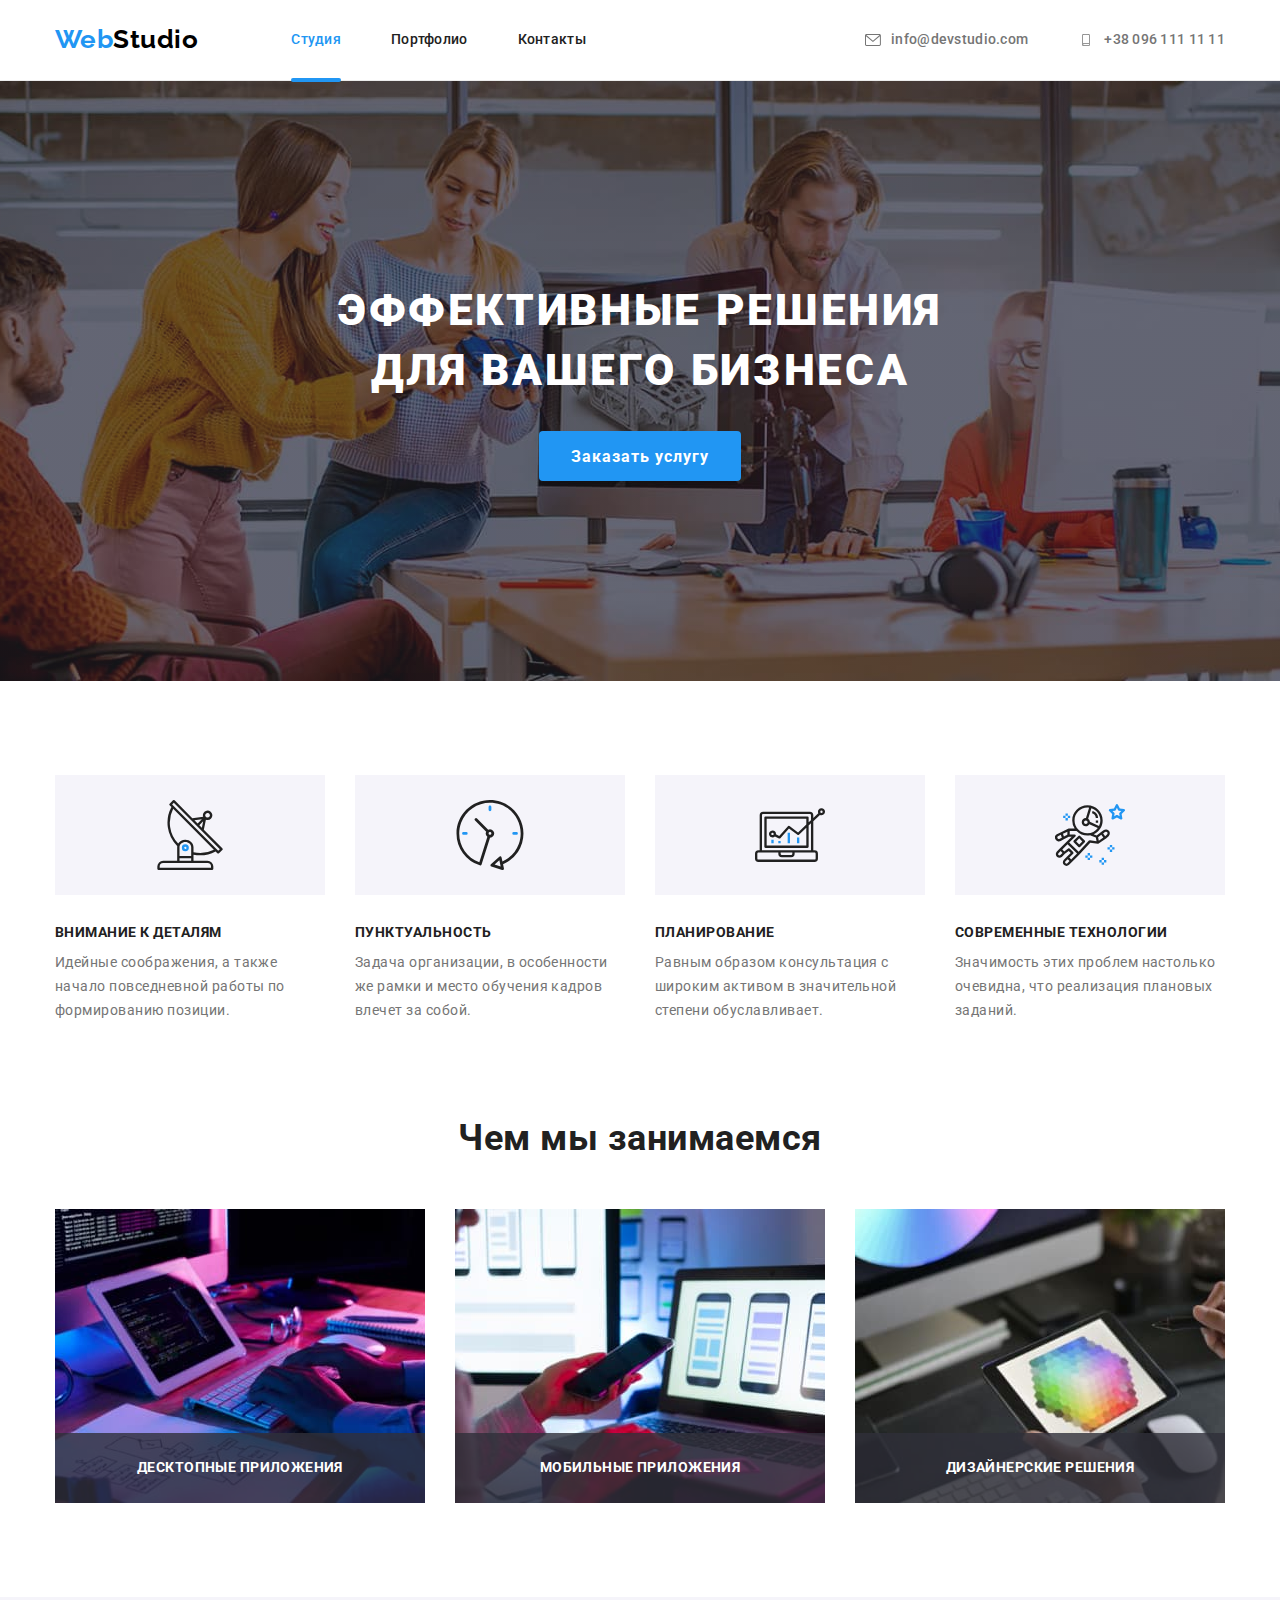
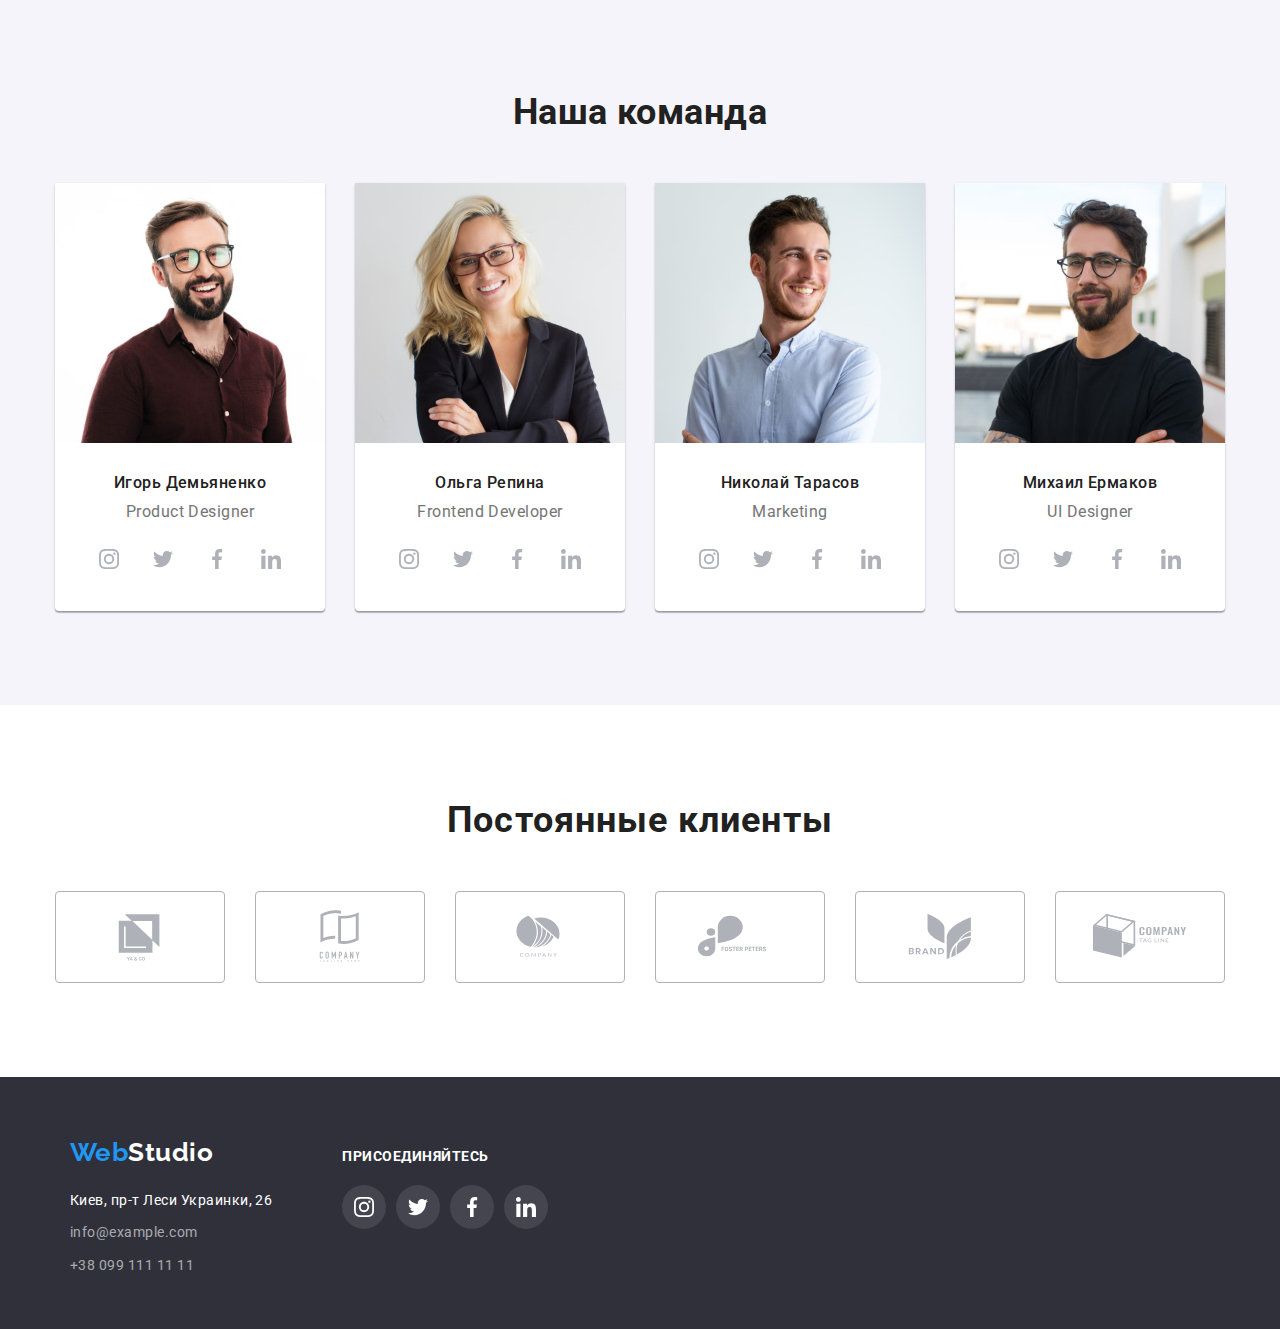
<file: index.html>
<!DOCTYPE html>
<html lang="en">
  <head>
    <meta charset="UTF-8" />
    <meta http-equiv="X-UA-Compatible" content="IE=edge" />
    <meta name="viewport" content="width=device-width, initial-scale=1.0" />
    <title>Document</title>
    <link
      href="https://fonts.googleapis.com/css2?family=Raleway:wght@700&family=Roboto:wght@400;500;700;900&display=swap"
      rel="stylesheet"
    />
    <link
      rel="stylesheet"
      href="https://cdnjs.cloudflare.com/ajax/libs/modern-normalize/1.1.0/modern-normalize.min.css"
    />
    <link rel="stylesheet" href="./css/styles.css" />
  </head>
  <body>
    <header class="header section">
      <div class="container">
        <a class="header-logo link" href="./index.html"
          ><span class="first-word">Web</span><span class="second-word">Studio</span></a
        >
        <nav class="header-nav">
          <ul class="header-list-nav list">
            <li class="header-item">
              <a class="header-link link active current" href="">Студия</a>
            </li>
            <li class="header-item">
              <a class="header-link link" href="./portfolio.html">Портфолио</a>
            </li>
            <li class="header-item"><a class="header-link link" href="">Контакты</a></li>
          </ul>
        </nav>
        <ul class="header-list-contact list">
          <li class="header-item">
            <a class="header-link link" href="mailto:info@devstudio.com">
              <svg class="contacts-icon" width="16" height="12">
                <use href="./images/sprite.svg#icon-envelope"></use>
              </svg>
              info@devstudio.com</a
            >
          </li>
          <li class="header-item">
            <a class="header-link link" href="tel:+380961111111">
              <svg class="contacts-icon" width="16" height="12">
                <use href="./images/sprite.svg#icon-smartphone"></use>
              </svg>
              +38 096 111 11 11</a
            >
          </li>
        </ul>
      </div>
    </header>
    <main>
      <!-- Секция герой! (hero) -->
      <section class="hero section">
        <div class="container">
          <h1 class="hero-title">Эффективные решения для вашего бизнеса</h1>
          <button type="button" class="btn" data-modal-open>Заказать услугу</button>
        </div>
      </section>
      <!-- Секция наши особенности (features)-->
      <section class="features section">
        <div class="container">
          <h2 class="features-title visually-hidden">Наши преимущества</h2>
          <ul class="features-icon-list list">
            <li class="feature-icon-item">
              <svg class="feature-icon" width="70" height="70">
                <use class="icon" href="./images/sprite.svg#icon-antenna"></use>
              </svg>
            </li>
            <li class="feature-icon-item">
              <svg class="feature-icon" width="70" height="70">
                <use class="icon" href="./images/sprite.svg#icon-clock"></use>
              </svg>
            </li>
            <li class="feature-icon-item">
              <svg class="feature-icon" width="70" height="70">
                <use class="icon" href="./images/sprite.svg#icon-diagram"></use>
              </svg>
            </li>
            <li class="feature-icon-item">
              <svg class="feature-icon" width="70" height="70">
                <use class="icon" href="./images/sprite.svg#icon-astronaut"></use>
              </svg>
            </li>
          </ul>
          <ul class="features-list list">
            <li class="feature-item">
              <h3 class="feature-title">Внимание к деталям</h3>
              <p class="feature-text">
                Идейные соображения, а также начало повседневной работы по формированию позиции.
              </p>
            </li>
            <li class="feature-item">
              <h3 class="feature-title">Пунктуальность</h3>
              <p class="feature-text">
                Задача организации, в особенности же рамки и место обучения кадров влечет за собой.
              </p>
            </li>
            <li class="feature-item">
              <h3 class="feature-title">Планирование</h3>
              <p class="feature-text">
                Равным образом консультация с широким активом в значительной степени обуславливает.
              </p>
            </li>
            <li class="feature-item">
              <h3 class="feature-title">Современные технологии</h3>
              <p class="feature-text">
                Значимость этих проблем настолько очевидна, что реализация плановых заданий.
              </p>
            </li>
          </ul>
        </div>
      </section>
      <!-- Секция чем мы занимаемся (directions)-->
      <section class="directions section">
        <div class="container">
          <h2 class="directions-title">Чем мы занимаемся</h2>
          <ul class="directions-list list">
            <li class="direction-item">
              <img src="./images/box-a.jpg" width="370" height="294" alt="Пример работы №1" />
              <p class="lable">Десктопные приложения</p>
            </li>
            <li class="direction-item">
              <img src="./images/box-b.jpg" width="370" height="294" alt="Пример работы №2" />
              <p class="lable">Мобильные приложения</p>
            </li>
            <li class="direction-item">
              <img src="./images/box-c.jpg" width="370" height="294" alt="Пример работы №3" />
              <p class="lable">Дизайнерские решения</p>
            </li>
          </ul>
        </div>
      </section>
      <!-- Секция наша команда (team)-->
      <section class="team section">
        <div class="container">
          <h2 class="team-title">Наша команда</h2>
          <ul class="team-cards-list list">
            <li class="team-card">
              <img
                src="./images/img-product-designer.jpg"
                width="270"
                height="260"
                alt="Игорь Демьяненко"
              />
              <div class="team-description">
                <h3 class="team-name">Игорь Демьяненко</h3>
                <p class="team-position">Product Designer</p>
                <ul class="social-list list">
                  <li class="social-item">
                    <a
                      class="social-link link"
                      href=""
                      target="_blank"
                      rel="nofollow noopener noreferrer"
                      aria-label="Ссылка на Instagram"
                    >
                      <svg class="social-icon" width="20" height="20">
                        <use href="./images/sprite.svg#icon-instagram"></use>
                      </svg>
                    </a>
                  </li>
                  <li class="social-item">
                    <a
                      class="social-link link"
                      href=""
                      target="_blank"
                      rel="nofollow noopener noreferrer"
                      aria-label="Ссылка на twitter"
                    >
                      <svg class="social-icon" width="20" height="20">
                        <use href="./images/sprite.svg#icon-twitter"></use>
                      </svg>
                    </a>
                  </li>
                  <li class="social-item">
                    <a
                      class="social-link link"
                      href=""
                      target="_blank"
                      rel="nofollow noopener noreferrer"
                      aria-label="Ссылка на facebook"
                    >
                      <svg class="social-icon" width="20" height="20">
                        <use href="./images/sprite.svg#icon-facebook"></use>
                      </svg>
                    </a>
                  </li>
                  <li class="social-item">
                    <a
                      class="social-link link"
                      href=""
                      target="_blank"
                      rel="nofollow noopener noreferrer"
                      aria-label="Ссылка на linkedin"
                    >
                      <svg class="social-icon" width="20" height="20">
                        <use href="./images/sprite.svg#icon-linkedin"></use>
                      </svg>
                    </a>
                  </li>
                </ul>
              </div>
            </li>
            <li class="team-card">
              <img
                src="./images/img-frontend-developer.jpg"
                width="270"
                height="260"
                alt="Ольга Репина"
              />
              <div class="team-description">
                <h3 class="team-name">Ольга Репина</h3>
                <p class="team-position">Frontend Developer</p>
                <ul class="social-list list">
                  <li class="social-item">
                    <a
                      class="social-link link"
                      href=""
                      target="_blank"
                      rel="nofollow noopener noreferrer"
                      aria-label="Ссылка на Instagram"
                    >
                      <svg class="social-icon" width="20" height="20">
                        <use href="./images/sprite.svg#icon-instagram"></use>
                      </svg>
                    </a>
                  </li>
                  <li class="social-item">
                    <a
                      class="social-link link"
                      href=""
                      target="_blank"
                      rel="nofollow noopener noreferrer"
                      aria-label="Ссылка на twitter"
                    >
                      <svg class="social-icon" width="20" height="20">
                        <use href="./images/sprite.svg#icon-twitter"></use>
                      </svg>
                    </a>
                  </li>
                  <li class="social-item">
                    <a
                      class="social-link link"
                      href=""
                      target="_blank"
                      rel="nofollow noopener noreferrer"
                      aria-label="Ссылка на facebook"
                    >
                      <svg class="social-icon" width="20" height="20">
                        <use href="./images/sprite.svg#icon-facebook"></use>
                      </svg>
                    </a>
                  </li>
                  <li class="social-item">
                    <a
                      class="social-link link"
                      href=""
                      target="_blank"
                      rel="nofollow noopener noreferrer"
                      aria-label="Ссылка на linkedin"
                    >
                      <svg class="social-icon" width="20" height="20">
                        <use href="./images/sprite.svg#icon-linkedin"></use>
                      </svg>
                    </a>
                  </li>
                </ul>
              </div>
            </li>
            <li class="team-card">
              <img
                src="./images/img-marketing.jpg"
                width="270"
                height="260"
                alt="Николай Тарасов"
              />
              <div class="team-description">
                <h3 class="team-name">Николай Тарасов</h3>
                <p class="team-position">Marketing</p>
                <ul class="social-list list">
                  <li class="social-item">
                    <a
                      class="social-link link"
                      href=""
                      target="_blank"
                      rel="nofollow noopener noreferrer"
                      aria-label="Ссылка на Instagram"
                    >
                      <svg class="social-icon" width="20" height="20">
                        <use href="./images/sprite.svg#icon-instagram"></use>
                      </svg>
                    </a>
                  </li>
                  <li class="social-item">
                    <a
                      class="social-link link"
                      href=""
                      target="_blank"
                      rel="nofollow noopener noreferrer"
                      aria-label="Ссылка на twitter"
                    >
                      <svg class="social-icon" width="20" height="20">
                        <use href="./images/sprite.svg#icon-twitter"></use>
                      </svg>
                    </a>
                  </li>
                  <li class="social-item">
                    <a
                      class="social-link link"
                      href=""
                      target="_blank"
                      rel="nofollow noopener noreferrer"
                      aria-label="Ссылка на facebook"
                    >
                      <svg class="social-icon" width="20" height="20">
                        <use href="./images/sprite.svg#icon-facebook"></use>
                      </svg>
                    </a>
                  </li>
                  <li class="social-item">
                    <a
                      class="social-link link"
                      href=""
                      target="_blank"
                      rel="nofollow noopener noreferrer"
                      aria-label="Ссылка на linkedin"
                    >
                      <svg class="social-icon" width="20" height="20">
                        <use href="./images/sprite.svg#icon-linkedin"></use>
                      </svg>
                    </a>
                  </li>
                </ul>
              </div>
            </li>
            <li class="team-card">
              <img
                src="./images/img-ui-designer.jpg"
                width="270"
                height="260"
                alt="Михаил Ермаков"
              />
              <div class="team-description">
                <h3 class="team-name">Михаил Ермаков</h3>
                <p class="team-position">UI Designer</p>
                <ul class="social-list list">
                  <li class="social-item">
                    <a
                      class="social-link link"
                      href=""
                      target="_blank"
                      rel="nofollow noopener noreferrer"
                      aria-label="Ссылка на Instagram"
                    >
                      <svg class="social-icon" width="20" height="20">
                        <use href="./images/sprite.svg#icon-instagram"></use>
                      </svg>
                    </a>
                  </li>
                  <li class="social-item">
                    <a
                      class="social-link link"
                      href=""
                      target="_blank"
                      rel="nofollow noopener noreferrer"
                      aria-label="Ссылка на twitter"
                    >
                      <svg class="social-icon" width="20" height="20">
                        <use href="./images/sprite.svg#icon-twitter"></use>
                      </svg>
                    </a>
                  </li>
                  <li class="social-item">
                    <a
                      class="social-link link"
                      href=""
                      target="_blank"
                      rel="nofollow noopener noreferrer"
                      aria-label="Ссылка на facebook"
                    >
                      <svg class="social-icon" width="20" height="20">
                        <use href="./images/sprite.svg#icon-facebook"></use>
                      </svg>
                    </a>
                  </li>
                  <li class="social-item">
                    <a
                      class="social-link link"
                      href=""
                      target="_blank"
                      rel="nofollow noopener noreferrer"
                      aria-label="Ссылка на linkedin"
                    >
                      <svg class="social-icon" width="20" height="20">
                        <use href="./images/sprite.svg#icon-linkedin"></use>
                      </svg>
                    </a>
                  </li>
                </ul>
              </div>
            </li>
          </ul>
        </div>
      </section>
      <!-- Секция постоянные клиенты (clients) -->
      <section class="clients section">
        <div class="container">
          <h2 class="clients-title">Постоянные клиенты</h2>
          <ul class="clients-list list">
            <li class="client-item">
              <a href="" class="client-link link">
                <svg class="client-ikon" width="106" height="60">
                  <use href="./images/sprite.svg#icon-logo1"></use>
                </svg>
              </a>
            </li>
            <li class="client-item">
              <a href="" class="client-link">
                <svg class="client-ikon" width="106" height="60">
                  <use href="./images/sprite.svg#icon-logo2"></use>
                </svg>
              </a>
            </li>
            <li class="client-item">
              <a href="" class="client-link">
                <svg class="client-ikon" width="106" height="60">
                  <use href="./images/sprite.svg#icon-logo3"></use>
                </svg>
              </a>
            </li>
            <li class="client-item">
              <a href="" class="client-link">
                <svg class="client-ikon" width="106" height="60">
                  <use href="./images/sprite.svg#icon-logo4"></use>
                </svg>
              </a>
            </li>
            <li class="client-item">
              <a href="" class="client-link">
                <svg class="client-ikon" width="106" height="60">
                  <use href="./images/sprite.svg#icon-logo5"></use>
                </svg>
              </a>
            </li>
            <li class="client-item">
              <a href="" class="client-link">
                <svg class="client-ikon" width="106" height="60">
                  <use href="./images/sprite.svg#icon-logo6"></use>
                </svg>
              </a>
            </li>
          </ul>
        </div>
      </section>
    </main>
    <!-- footer -->
    <footer class="footer section">
      <div class="container">
        <div class="logo-and-adress">
          <a class="logo link" href="./index.html"
            ><span class="first-word">Web</span><span class="third-word">Studio</span></a
          >
          <address class="address">
            <ul class="footer-address-list list">
              <li class="footer-address-item">
                <p class="footer-address-post">Киев, пр-т Леси Украинки, 26</p>
              </li>
              <li class="footer-address-item">
                <a class="footer-address-link link" href="mailto:info@example.com"
                  >info@example.com</a
                >
              </li>
              <li class="footer-address-item">
                <a class="footer-address-link link" href="tel:+380991111111">+38 099 111 11 11</a>
              </li>
            </ul>
          </address>
        </div>
        <div class="join">
          <p class="join-text">Присоединяйтесь</p>
          <ul class="social-list list">
            <li class="social-item">
              <a
                class="social-link link"
                href=""
                target="_blank"
                rel="nofollow noopener noreferrer"
                aria-label="Ссылка на instagram"
              >
                <svg class="social-icon" width="20" height="20">
                  <use href="./images/sprite.svg#icon-instagram"></use>
                </svg>
              </a>
            </li>
            <li class="social-item">
              <a
                class="social-link link"
                href=""
                target="_blank"
                rel="nofollow noopener noreferrer"
                aria-label="Ссылка на twitter"
              >
                <svg class="footer-social-icon" width="20" height="20">
                  <use href="./images/sprite.svg#icon-twitter"></use>
                </svg>
              </a>
            </li>
            <li class="social-item">
              <a
                class="social-link link"
                href=""
                target="_blank"
                rel="nofollow noopener noreferrer"
                aria-label="Ссылка на facebook"
              >
                <svg class="footer-social-icon" width="20" height="20">
                  <use href="./images/sprite.svg#icon-facebook"></use>
                </svg>
              </a>
            </li>
            <li class="social-item">
              <a
                class="social-link link"
                href=""
                target="_blank"
                rel="nofollow noopener noreferrer"
                aria-label="Ссылка на linkedin"
              >
                <svg class="footer-social-icon" width="20" height="20">
                  <use href="./images/sprite.svg#icon-linkedin"></use>
                </svg>
              </a>
            </li>
          </ul>
        </div>
      </div>
    </footer>
    <div class="backdrop is-hidden" data-modal>
      <div class="modal">
        <button type="button" class="modal-close-btn btn" data-modal-close>
          <svg class="modal-icon" width="18" height="18">
            <use href="./images/sprite.svg#icon-close"></use>
          </svg>
        </button>
      </div>
    </div>
    <script src="./js/modal.js"></script>
  </body>
</html>
</file>
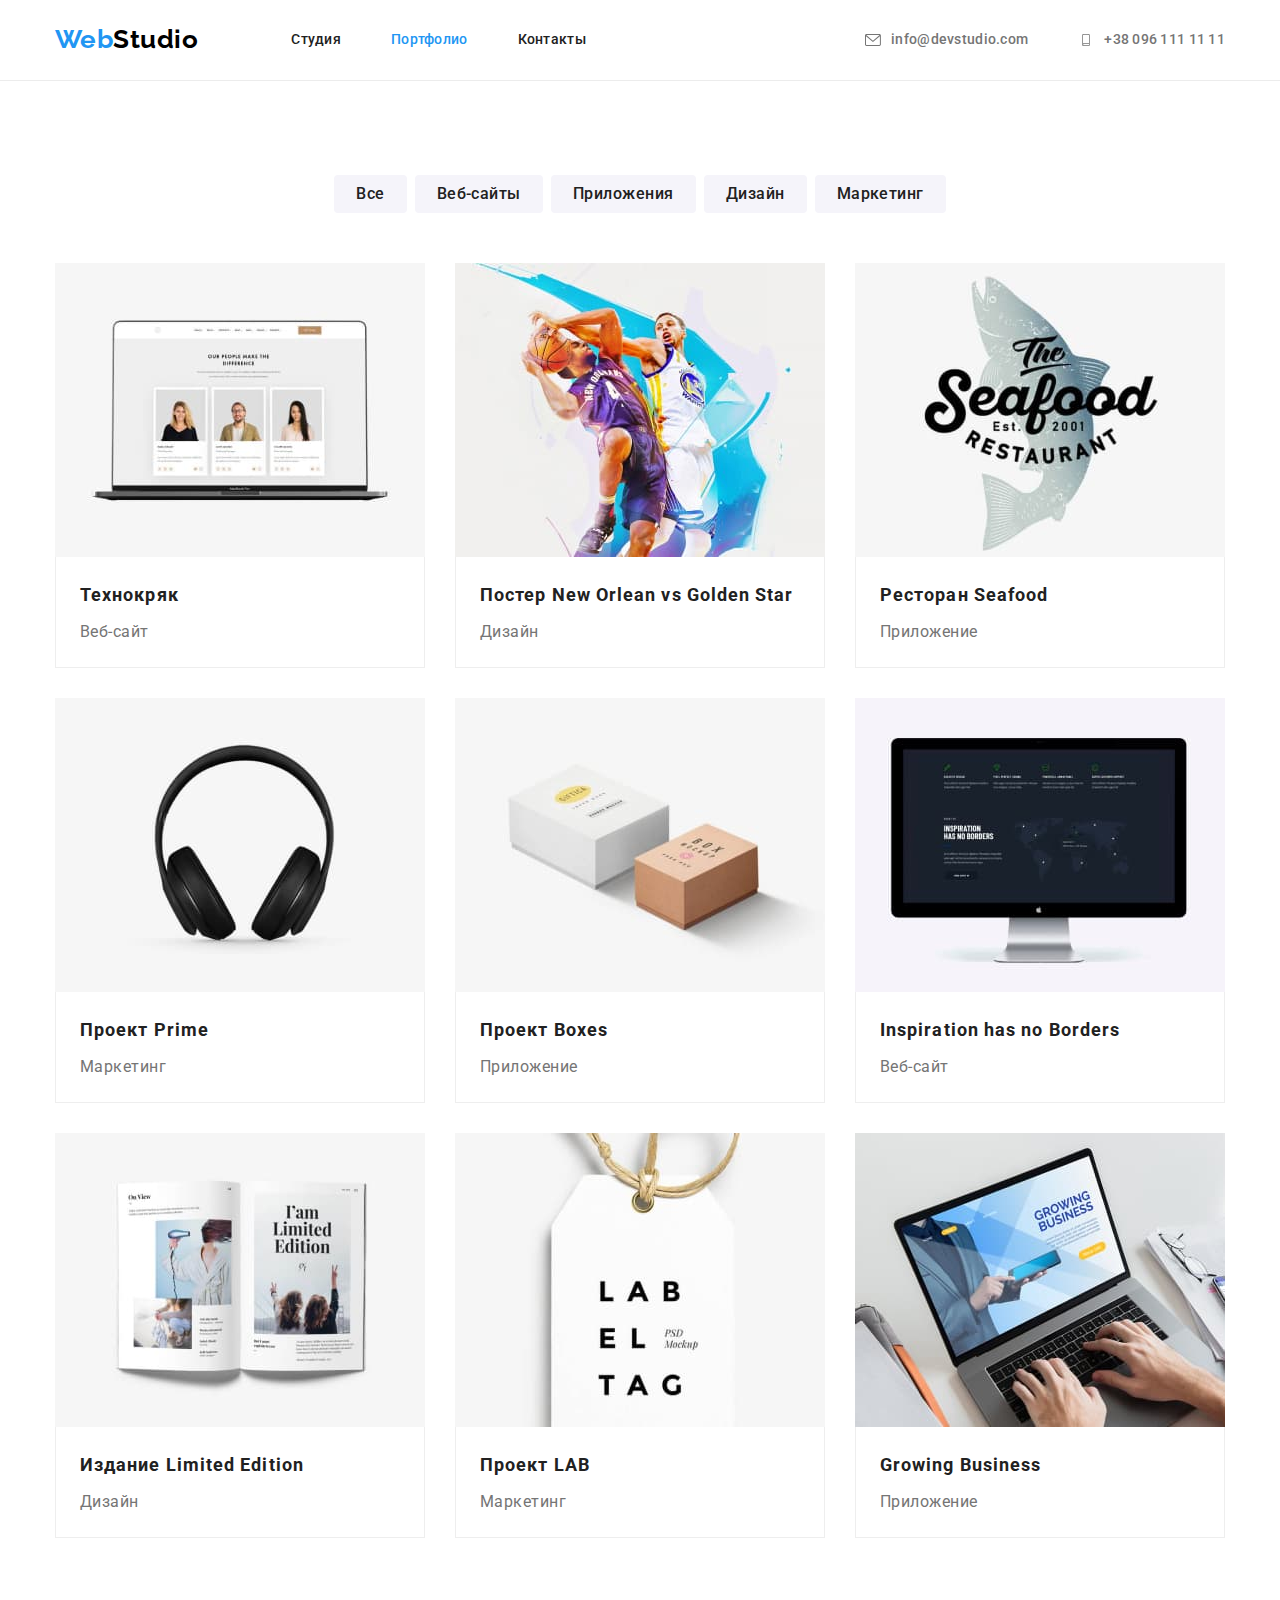
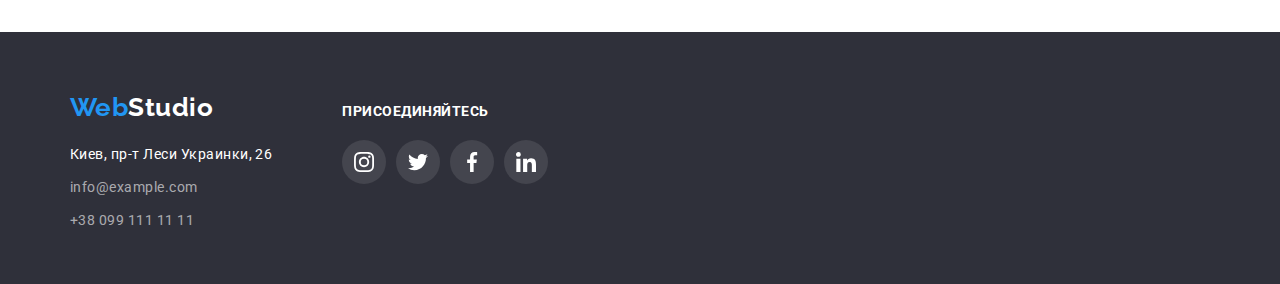
<file: portfolio.html>
<!DOCTYPE html>
<html lang="en">
  <head>
    <meta charset="UTF-8" />
    <meta http-equiv="X-UA-Compatible" content="IE=edge" />
    <meta name="viewport" content="width=device-width, initial-scale=1.0" />
    <title>Document</title>
    <link
      href="https://fonts.googleapis.com/css2?family=Raleway:wght@700&family=Roboto:wght@400;500;700;900&display=swap"
      rel="stylesheet"
    />
    <link
      rel="stylesheet"
      href="https://cdnjs.cloudflare.com/ajax/libs/modern-normalize/1.1.0/modern-normalize.min.css"
    />
    <link rel="stylesheet" href="./css/styles.css" />
  </head>
  <body>
    <header class="header section">
      <div class="container">
        <a class="header-logo link" href="./index.html"
          ><span class="first-word">Web</span><span class="second-word">Studio</span></a
        >
        <nav class="header-nav">
          <ul class="header-list-nav list">
            <li class="header-item"><a class="header-link link" href="./index.html">Студия</a></li>
            <li class="header-item">
              <a class="header-link link active" href="./portfolio.html">Портфолио</a>
            </li>
            <li class="header-item"><a class="header-link link" href="">Контакты</a></li>
          </ul>
        </nav>
        <ul class="header-list-contact list">
          <li class="header-item">
            <a class="header-link link" href="mailto:info@devstudio.com">
              <svg class="contacts-icon" width="16" height="12">
                <use href="./images/sprite.svg#icon-envelope"></use>
              </svg>
              info@devstudio.com</a
            >
          </li>
          <li class="header-item">
            <a class="header-link link" href="tel:+380961111111">
              <svg class="contacts-icon" width="16" height="12">
                <use href="./images/sprite.svg#icon-smartphone"></use>
              </svg>
              +38 096 111 11 11</a
            >
          </li>
        </ul>
      </div>
    </header>
    <main>
      <!-- section portfolio -->
      <section class="portfolio section">
        <div class="container">
          <h1 class="visually-hidden">Portfolio</h1>
          <!-- filters with buttons -->
          <ul class="filters-list list">
            <li class="filter-item">
              <button class="filter-button btn" type="button">Все</button>
            </li>
            <li class="filter-item">
              <button class="filter-button btn" type="button">Веб-сайты</button>
            </li>
            <li class="filter-item">
              <button class="filter-button btn" type="button">Приложения</button>
            </li>
            <li class="filter-item">
              <button class="filter-button btn" type="button">Дизайн</button>
            </li>
            <li class="filter-item">
              <button class="filter-button btn" type="button">Маркетинг</button>
            </li>
          </ul>
          <!-- projects -->
          <ul class="projects-list list">
            <li class="project-item">
              <a href="" class="project-link link">
                <div class="project-wrap">
                  <img
                    src="./images/img-texnokryak.jpg"
                    width="370"
                    height="294"
                    alt="Экран ноутбука с изображением сайта"
                  />
                  <p class="projects-top-text">
                    Технокряк это современная площадка распространения коронавируса. Компании
                    используют эту платформу для цифрового шпионажа и атак на защищённые сервера
                    конкурентов.
                  </p>
                </div>
                <div class="project-description">
                  <h2 class="project-name">Технокряк</h2>
                  <p class="project-type">Веб-сайт</p>
                </div>
              </a>
            </li>
            <li class="project-item">
              <a href="" class="project-link link">
                <div class="project-wrap">
                  <img
                    src="./images/img-new-orlean.jpg"
                    width="370"
                    height="294"
                    alt="Два игрока в баскетбол"
                  />
                  <p class="projects-top-text">
                    Технокряк это современная площадка распространения коронавируса. Компании
                    используют эту платформу для цифрового шпионажа и атак на защищённые сервера
                    конкурентов.
                  </p>
                </div>
                <div class="project-description">
                  <h2 class="project-name">Постер New Orlean vs Golden Star</h2>
                  <p class="project-type">Дизайн</p>
                </div>
              </a>
            </li>
            <li class="project-item">
              <a href="" class="project-link link">
                <div class="project-wrap">
                  <img
                    src="./images/img-seafood.jpg"
                    width="370"
                    height="294"
                    alt="Реклама ресторана Seafood"
                  />
                  <p class="projects-top-text">
                    Технокряк это современная площадка распространения коронавируса. Компании
                    используют эту платформу для цифрового шпионажа и атак на защищённые сервера
                    конкурентов.
                  </p>
                </div>
                <div class="project-description">
                  <h2 class="project-name">Ресторан Seafood</h2>
                  <p class="project-type">Приложение</p>
                </div>
              </a>
            </li>
            <li class="project-item">
              <a href="" class="project-link link">
                <div class="project-wrap">
                  <img
                    src="./images/img-prime.jpg"
                    width="370"
                    height="294"
                    alt="Черные наушники"
                  />
                  <p class="projects-top-text">
                    Технокряк это современная площадка распространения коронавируса. Компании
                    используют эту платформу для цифрового шпионажа и атак на защищённые сервера
                    конкурентов.
                  </p>
                </div>
                <div class="project-description">
                  <h2 class="project-name">Проект Prime</h2>
                  <p class="project-type">Маркетинг</p>
                </div>
              </a>
            </li>
            <li class="project-item">
              <a href="" class="project-link link">
                <div class="project-wrap">
                  <img
                    src="./images/img-boxes.jpg"
                    width="370"
                    height="294"
                    alt="Две картонные коробки"
                  />
                  <p class="projects-top-text">
                    Технокряк это современная площадка распространения коронавируса. Компании
                    используют эту платформу для цифрового шпионажа и атак на защищённые сервера
                    конкурентов.
                  </p>
                </div>
                <div class="project-description">
                  <h2 class="project-name">Проект Boxes</h2>
                  <p class="project-type">Приложение</p>
                </div>
              </a>
            </li>
            <li class="project-item">
              <a href="" class="project-link link">
                <div class="project-wrap">
                  <img
                    src="./images/img-inspiration.jpg"
                    width="370"
                    height="294"
                    alt="Монитор компьютера"
                  />
                  <p class="projects-top-text">
                    Технокряк это современная площадка распространения коронавируса. Компании
                    используют эту платформу для цифрового шпионажа и атак на защищённые сервера
                    конкурентов.
                  </p>
                </div>
                <div class="project-description">
                  <h2 class="project-name">Inspiration has no Borders</h2>
                  <p class="project-type">Веб-сайт</p>
                </div>
              </a>
            </li>
            <li class="project-item">
              <a href="" class="project-link link">
                <div class="project-wrap">
                  <img
                    src="./images/img-limited-edition.jpg"
                    width="370"
                    height="294"
                    alt="Разворот журнала"
                  />
                  <p class="projects-top-text">
                    Технокряк это современная площадка распространения коронавируса. Компании
                    используют эту платформу для цифрового шпионажа и атак на защищённые сервера
                    конкурентов.
                  </p>
                </div>
                <div class="project-description">
                  <h2 class="project-name">Издание Limited Edition</h2>
                  <p class="project-type">Дизайн</p>
                </div>
              </a>
            </li>
            <li class="project-item">
              <a href="" class="project-link link">
                <div class="project-wrap">
                  <img
                    src="./images/img-lab.jpg"
                    width="370"
                    height="294"
                    alt="Этикетка с надписью LAB EL TAG"
                  />
                  <p class="projects-top-text">
                    Технокряк это современная площадка распространения коронавируса. Компании
                    используют эту платформу для цифрового шпионажа и атак на защищённые сервера
                    конкурентов.
                  </p>
                </div>
                <div class="project-description">
                  <h2 class="project-name">Проект LAB</h2>
                  <p class="project-type">Маркетинг</p>
                </div>
              </a>
            </li>
            <li class="project-item">
              <a href="" class="project-link link">
                <div class="project-wrap">
                  <img
                    src="./images/img-growing-business.jpg"
                    width="370"
                    height="294"
                    alt="Экран ноутбука"
                  />
                  <p class="projects-top-text">
                    Технокряк это современная площадка распространения коронавируса. Компании
                    используют эту платформу для цифрового шпионажа и атак на защищённые сервера
                    конкурентов.
                  </p>
                </div>
                <div class="project-description">
                  <h2 class="project-name">Growing Business</h2>
                  <p class="project-type">Приложение</p>
                </div>
              </a>
            </li>
          </ul>
        </div>
      </section>
    </main>
    <!-- footer -->
    <footer class="footer section">
      <div class="container">
        <div class="logo-and-adress">
          <a class="logo link" href="./index.html"
            ><span class="first-word">Web</span><span class="third-word">Studio</span></a
          >
          <address class="address">
            <ul class="footer-address-list list">
              <li class="footer-address-item">
                <p class="footer-address-post">Киев, пр-т Леси Украинки, 26</p>
              </li>
              <li class="footer-address-item">
                <a class="footer-address-link link" href="mailto:info@example.com"
                  >info@example.com</a
                >
              </li>
              <li class="footer-address-item">
                <a class="footer-address-link link" href="tel:+380991111111">+38 099 111 11 11</a>
              </li>
            </ul>
          </address>
        </div>
        <div class="join">
          <p class="join-text">Присоединяйтесь</p>
          <ul class="social-list list">
            <li class="social-item">
              <a
                class="social-link link"
                href=""
                target="_blank"
                rel="nofollow noopener noreferrer"
                aria-label="Ссылка на instagram"
              >
                <svg class="social-icon" width="20" height="20">
                  <use href="./images/sprite.svg#icon-instagram"></use>
                </svg>
              </a>
            </li>
            <li class="social-item">
              <a
                class="social-link link"
                href=""
                target="_blank"
                rel="nofollow noopener noreferrer"
                aria-label="Ссылка на twitter"
              >
                <svg class="footer-social-icon" width="20" height="20">
                  <use href="./images/sprite.svg#icon-twitter"></use>
                </svg>
              </a>
            </li>
            <li class="social-item">
              <a
                class="social-link link"
                href=""
                target="_blank"
                rel="nofollow noopener noreferrer"
                aria-label="Ссылка на facebook"
              >
                <svg class="footer-social-icon" width="20" height="20">
                  <use href="./images/sprite.svg#icon-facebook"></use>
                </svg>
              </a>
            </li>
            <li class="social-item">
              <a
                class="social-link link"
                href=""
                target="_blank"
                rel="nofollow noopener noreferrer"
                aria-label="Ссылка на linkedin"
              >
                <svg class="footer-social-icon" width="20" height="20">
                  <use href="./images/sprite.svg#icon-linkedin"></use>
                </svg>
              </a>
            </li>
          </ul>
        </div>
      </div>
    </footer>
  </body>
</html>
</file>
<file: css/styles.css>
:root {
  --primary-text-color: #212121;
  --additional-text-color: #757575;
  --accent-color: #2196f3;
  --logo-text-color: #000000;
  --additional-accent-color: #ffffff;
  --mailto-tel-text-color: rgba(255, 255, 255, 0.6);
  --primary-background-color: #e5e5e5;
  --additional-background-color: #f5f4fa;
  --futer-background-color: #2f303a;
  --border-portfolio: #eeeeee;
  --border-line-heder: #ececec;
  --icon-color: #afb1b8;
  --icon-color-hover: #ffffff;
  --additional-icon-color-hover: #2196f3;
  --additional-icon-color-footer: #44454e;
}
/* ---------------BODY----------------- */
body {
  font-family: 'Roboto', 'Sans Serif';
  letter-spacing: 0.03em;
  color: var(--primary-text-color);
}
p,
h1,
h2,
h3,
h4,
h5,
h6 {
  margin: 0;
}
img,
svg {
  display: block;
}
.list {
  list-style: none;
  margin: 0;
  padding: 0;
}
.link {
  text-decoration: none;
}
.btn {
  cursor: pointer;
  border-radius: 4px;
}
.container {
  width: 1200px;
  padding-left: 15px;
  padding-right: 15px;
  margin-left: auto;
  margin-right: auto;
}
.section {
  margin-left: auto;
  margin-right: auto;
}
/* ------------------HEDER------------------ */
.header {
  background-color: var(--additional-accent-color);
  padding-top: 24px;
  padding-bottom: 25px;
}
.header.section {
  border-bottom: 1px solid var(--border-line-heder);
}
.header > .container {
  display: flex;
  justify-content: flex-start;
  align-items: center;
}
.header-logo {
  font-family: 'Raleway', 'Sans Serif';
  font-weight: 700;
  font-size: 26px;
  line-height: 1.2;
  display: block;
  margin-right: 93px;
}
.first-word {
  color: var(--accent-color);
}
.second-word {
  color: var(--logo-text-color);
}
.third-word {
  color: var(--additional-accent-color);
}
.header-list-nav {
  display: flex;
  justify-content: space-between;
  align-items: center;
}
.header-item + .header-item {
  margin-left: 50px;
}
.header-link {
  position: relative;
  font-weight: 500;
  font-size: 14px;
  line-height: 1.14;
  letter-spacing: 0.02em;
  display: flex;
  justify-content: space-between;
  align-items: center;
  transition: color 250ms cubic-bezier(0.4, 0, 0.2, 1);
}
.header-nav .header-link {
  color: inherit;
}
.header .header-link:hover,
.header .header-link:focus {
  color: var(--accent-color);
}

.header .active {
  color: var(--accent-color);
}
.header-link.current::after {
  content: '';
  position: absolute;
  width: 100%;
  height: 4px;
  border-radius: 2px;
  background-color: var(--accent-color);
  bottom: -34px;
  left: 0;
}
.header-list-contact {
  display: flex;
  justify-content: center;
  align-items: center;
  margin-left: auto;
}
.header-list-contact .header-link {
  color: var(--additional-text-color);
}
.contacts-icon {
  margin-right: 10px;
  fill: currentColor;
}
.contacts-icon:hover,
.contacts-icon:focus {
  fill: currentColor;
}
/* ---------------HERO----------------- */
.hero {
  background-color: var(--futer-background-color);
  text-align: center;
  padding-top: 200px;
  padding-bottom: 200px;
  margin-bottom: 0;
  min-height: 600px;
  max-width: 1600px;
  background-image: linear-gradient(to right, rgba(47, 48, 58, 0.4), rgba(47, 48, 58, 0.4)),
    url(../images/img-hero.jpg);
  background-size: cover;
  background-position: center;
  background-repeat: no-repeat;
}
.hero-title {
  color: var(--additional-accent-color);
  font-weight: 900;
  font-size: 44px;
  line-height: 1.36;
  letter-spacing: 0.06em;
  text-transform: uppercase;
  width: 696px;
  margin-left: auto;
  margin-right: auto;
  margin-bottom: 30px;
}
.hero .btn {
  display: inline-block;
  min-width: 200px;
  height: 50px;
  font-weight: 700;
  font-size: 16px;
  line-height: 1.87;
  color: var(--additional-accent-color);
  letter-spacing: 0.06em;
  background-color: var(--accent-color);
  border: 1px solid transparent;
  box-shadow: 0px 4px 4px rgba(0, 0, 0, 0.15);
  padding: 10px 31px;
  margin-left: auto;
  margin-right: auto;
}
/* ---------------SECTION FEATURES----------------- */
.features {
  padding-top: 94px;
  padding-bottom: 47px;
}
.visually-hidden {
  position: absolute;
  width: 1px;
  height: 1px;
  margin: -1px;
  padding: 0;
  overflow: hidden;
  border: 0;
  clip: rect(0 0 0 0);
}
.features-icon-list {
  width: 1170px;
  display: flex;
  justify-content: space-between;
  align-items: center;
}
.feature-icon-item {
  width: 270px;
  height: 120px;
  display: flex;
  justify-content: center;
  align-items: center;
  background-color: var(--additional-background-color);
}
.feature-icon-item:not(:last-child) {
  margin-right: 30px;
}
.feature-icon {
  width: 70px;
  height: 70px;
}
.feature-title {
  color: var(--primary-text-color);
  font-size: 14px;
  line-height: 1.14;
  text-transform: uppercase;
  margin-bottom: 10px;
}
.features-list {
  display: flex;
  justify-content: space-between;
  align-items: center;
  width: 1170px;
}
.feature-text {
  font-weight: 400;
  color: var(--additional-text-color);
  font-size: 14px;
  line-height: 1.71;
  width: 270px;
}
.feature-item:not(:last-child) {
  margin-right: 30px;
}
.feature-item {
  padding-top: 30px;
}
/* ---------------SECTION DIRECTIONS----------------- */
.directions {
  padding-top: 47px;
  padding-bottom: 94px;
}
.directions-title {
  color: var(--primary-text-color);
  font-size: 36px;
  line-height: 1.17;
  margin-top: 0;
  margin-bottom: 50px;
  text-align: center;
}
.directions-list {
  display: flex;
  justify-content: space-between;
  align-items: center;
  width: 1170px;
}
.direction-item:not(:last-child) {
  margin-right: 30px;
}
.direction-item {
  position: relative;
}
.lable {
  position: absolute;
  height: 70px;
  width: 100%;
  bottom: 0;
  left: 0;
  background-color: rgba(47, 48, 58, 0.8);
  font-weight: bold;
  font-size: 14px;
  line-height: 1.14px;
  text-align: center;
  letter-spacing: 0.03em;
  text-transform: uppercase;
  display: flex;
  justify-content: center;
  align-items: center;
  color: var(--additional-accent-color);
}
/* ---------------SECTION TEAM----------------- */
.team {
  background-color: var(--additional-background-color);
  padding-top: 94px;
  padding-bottom: 94px;
}
.team-title {
  color: var(--primary-text-color);
  font-size: 36px;
  line-height: 1.17;
  text-align: center;
  margin-bottom: 50px;
}
.team-cards-list {
  display: flex;
  justify-content: space-between;
  align-items: center;
  width: 1170px;
}
.team-card:not(:last-child) {
  margin-right: 30px;
}
.team-card {
  background-color: var(--additional-accent-color);
  box-shadow: 0px 1px 3px rgba(0, 0, 0, 0.12), 0px 1px 1px rgba(0, 0, 0, 0.14),
    0px 2px 1px rgba(0, 0, 0, 0.2);
  border-radius: 0px 0px 4px 4px;
  width: 270px;
}
.team-description {
  padding-top: 30px;
  padding-bottom: 30px;
  padding-right: 32px;
  padding-left: 32px;
}
.team-name {
  color: var(--primary-text-color);
  font-weight: 500;
  font-size: 16px;
  line-height: 1.19;
  text-align: center;
  margin-bottom: 10px;
}
.team-position {
  font-weight: 400;
  color: var(--additional-text-color);
  font-size: 16px;
  line-height: 1.19;
  text-align: center;
  display: block;
  margin-bottom: 16px;
}
.social-list {
  display: flex;
  justify-content: center;
  align-items: center;
  width: 206px;
}
.social-item:not(:last-child) {
  margin-right: 10px;
}
.social-link {
  display: flex;
  align-items: center;
  justify-content: center;
  width: 44px;
  height: 44px;
  border-radius: 50%;
  color: var(--icon-color);
  transition: background-color 250ms cubic-bezier(0.4, 0, 0.2, 1),
    color 250ms cubic-bezier(0.4, 0, 0.2, 1);
}
.social-link:hover,
.social-link:focus {
  background-color: var(--accent-color);
  color: var(--icon-color-hover);
}
.social-icon {
  fill: currentColor;
}
.social-link svg {
  transition: color 250ms cubic-bezier(0.4, 0, 0.2, 1);
}
.social-link:hover svg,
.social-link:focus svg {
  fill: currentColor;
}

/* ---------------CLIENT----------------- */
.clients {
  padding-top: 94px;
  padding-bottom: 94px;
}
.clients-title {
  font-weight: bold;
  font-size: 36px;
  line-height: 1.17;
  text-align: center;
  letter-spacing: 0.03em;
  color: var(--primary-text-color);
  margin-bottom: 50px;
}
.clients-list {
  display: flex;
  justify-content: space-between;
  align-items: center;
  width: 1170px;
}
.client-item:not(:last-child) {
  margin-right: 30px;
}
.client-link {
  display: flex;
  justify-content: center;
  align-items: center;
  width: 170px;
  height: 92px;
  border: 1px solid var(--icon-color);
  border-radius: 4px;
  transition: border-color 250ms cubic-bezier(0.4, 0, 0.2, 1),
    color 250ms cubic-bezier(0.4, 0, 0.2, 1);
}
.client-link:hover,
.client-link:focus {
  border-color: var(--additional-icon-color-hover);
  cursor: pointer;
}
.client-link svg {
  transition: var(--color4) 250ms cubic-bezier(0.4, 0, 0.2, 1),
    var(--color2) 250ms cubic-bezier(0.4, 0, 0.2, 1);
}
.client-link:hover svg,
.client-link:focus svg {
  --color4: var(--additional-icon-color-hover);
  --color2: var(--additional-icon-color-hover);
}
.client-ikon {
  --color2: var(--icon-color);
}

/* ---------------FOOTER----------------- */
.footer {
  background-color: var(--futer-background-color);
  padding-top: 60px;
  padding-bottom: 60px;
  height: 252px;
}
footer .container {
  display: flex;
  justify-content: flex-start;
  align-items: flex-start;
  width: 1170px;
}
.logo-and-adress {
  margin-right: 70px;
}
.footer .logo {
  display: block;
  font-family: 'Raleway', 'Sans Serif';
  font-weight: 700;
  font-size: 26px;
  line-height: 1.2;
  margin-bottom: 20px;
}
.footer-address-item:not(:last-child) {
  margin-bottom: 9px;
}
.footer-address-post,
.footer-address-link {
  font-style: normal;
  font-weight: 400;
  font-size: 14px;
  line-height: 1.71;
}
.footer-address-post {
  color: var(--additional-accent-color);
}
.footer-address-link {
  color: var(--mailto-tel-text-color);
  transition: color 250ms cubic-bezier(0.4, 0, 0.2, 1);
}
.footer-address-link:hover,
.footer-address-link:focus {
  color: var(--accent-color);
}
.join {
  padding-top: 12px;
  padding-bottom: 40px;
}
.join-text {
  font-weight: bold;
  font-size: 14px;
  line-height: 1.14;
  text-transform: uppercase;
  color: var(--additional-accent-color);
  margin-bottom: 20px;
}
.social-list {
  display: flex;
  justify-content: center;
  align-items: center;
  width: 206px;
}
.social-item:not(:last-child) {
  margin-right: 10px;
}
footer .social-link {
  display: flex;
  align-items: center;
  justify-content: center;
  width: 44px;
  height: 44px;
  border-radius: 50%;
  background-color: var(--additional-icon-color-footer);
  color: var(--icon-color-hover);
  transition: background-color 250ms cubic-bezier(0.4, 0, 0.2, 1);
}
.social-link:hover,
.social-link:focus {
  background-color: var(--accent-color);
}
.footer-social-icon {
  fill: currentColor;
}
/* ---------------MODAL WINDOW--------------------*/
.backdrop {
  position: fixed;
  top: 0;
  left: 0;
  height: 100vh;
  width: 100vw;
  background: rgba(0, 0, 0, 0.2);
  transition-property: transform;
  transition-duration: 500ms;
  transition-timing-function: linear;
  transition-delay: 0;
}
.modal {
  position: absolute;
  width: 528px;
  min-height: 581px;
  /* display: flex; */
  top: 50%;
  left: 50%;
  transform: translate(-50%, -50%);
  background: var(--additional-accent-color);
  box-shadow: 0px 1px 3px rgba(0, 0, 0, 0.12), 0px 1px 1px rgba(0, 0, 0, 0.14),
    0px 2px 1px rgba(0, 0, 0, 0.2);
  border-radius: 4px;
  /* transition: background-color 500ms linear, transform 500ms ease-in-out; */
}
.modal-close-btn {
  position: absolute;
  right: 8px;
  top: 8px;
  width: 30px;
  height: 30px;
  background-color: var(--additional-accent-color);
  border: 1px solid rgba(0, 0, 0, 0.1);
  border-radius: 50%;
  color: var(--logo-text-color);
  display: flex;
  justify-content: center;
  align-items: center;
}
.backdrop.is-hidden {
  opacity: 0;
  pointer-events: none;
  visibility: hidden;
  transform: rotate(180deg);
}
.modal.icon {
  fill: currentColor;
}
/* ---------------PAGE PORTFOLIO----------------- */
/* ---------------SECTION PORTFOLIO----------------- */
.portfolio.section {
  padding-top: 94px;
  padding-bottom: 94px;
}
.filters-list {
  display: flex;
  justify-content: center;
  align-items: center;
  padding-bottom: 16px;
  margin-bottom: 34px;
}
.filter-item:not(:last-child) {
  margin-right: 8px;
}
.filter-item > .filter-button {
  display: block;
  font-weight: 500;
  font-size: 16px;
  line-height: 1.62;
  text-align: center;
  letter-spacing: 0.03em;
  color: var(--primary-text-color);
  background-color: var(--additional-background-color);
  padding-top: 6px;
  padding-bottom: 6px;
  padding-right: 22px;
  padding-left: 22px;
  border: none;
}
.filter-button {
  transition: background-color 250ms cubic-bezier(0.4, 0, 0.02, 1);
  transition: color 250ms cubic-bezier(0.4, 0, 0.02, 1);
  transition: box-shadow 250ms cubic-bezier(0.4, 0, 0.02, 1);
}
.filter-button:hover,
.filter-button:focus {
  background-color: var(--accent-color);
  color: var(--additional-accent-color);
  box-shadow: 0px 3px 1px rgba(0, 0, 0, 0.1), 0px 1px 2px rgba(0, 0, 0, 0.08),
    0px 2px 2px rgba(0, 0, 0, 0.12);
}
.filter-button:not(:last-child) {
  margin-right: 8px;
}
/* ---------------PROJECTS----------------- */
.projects-list {
  display: flex;
  flex-wrap: wrap;
  justify-content: space-between;
  margin: -15px;
}
.project-item {
  width: 370px;
  margin: 15px;
  transition: background-color 250ms cubic-bezier(0.4, 0, 0.02, 1);
  transition: border-bottom 250ms cubic-bezier(0.4, 0, 0.02, 1);
  transition: box-shadow 250ms cubic-bezier(0.4, 0, 0.02, 1);
}
.project-name {
  font-size: 18px;
  line-height: 2;
  letter-spacing: 0.06em;
  color: var(--primary-text-color);
  margin-bottom: 4px;
}
.project-type {
  font-weight: normal;
  font-size: 16px;
  line-height: 1.87;
  color: var(--additional-text-color);
}

.project-item:hover,
.project-item:focus {
  background-color: var(--additional-accent-color);
  border-bottom: 1px solid var(--border-portfolio);
  box-shadow: 0px 1px 1px rgba(0, 0, 0, 0.12), 0px 4px 4px rgba(0, 0, 0, 0.06),
    1px 4px 6px rgba(0, 0, 0, 0.16);
}
.project-description {
  padding: 20px 24px;
  border: 1px solid var(--border-portfolio);
  border-top: none;
}
.project-wrap {
  position: relative;
  overflow: hidden;
}
.projects-top-text {
  position: absolute;
  top: 0;
  left: 0;
  background-color: rgba(33, 150, 243, 0.9);
  padding: 63px 24px;
  font-weight: 400;
  font-size: 18px;
  line-height: 1.56;
  color: var(--additional-accent-color);
  height: 100%;
  transform: translateY(100%);
  transition: transform 250ms cubic-bezier(0.4, 0, 0.02, 1);
  overflow: auto;
}
.project-item:hover .projects-top-text,
.project-item:focus .projects-top-text {
  transform: translateY(0);
}
</file>
